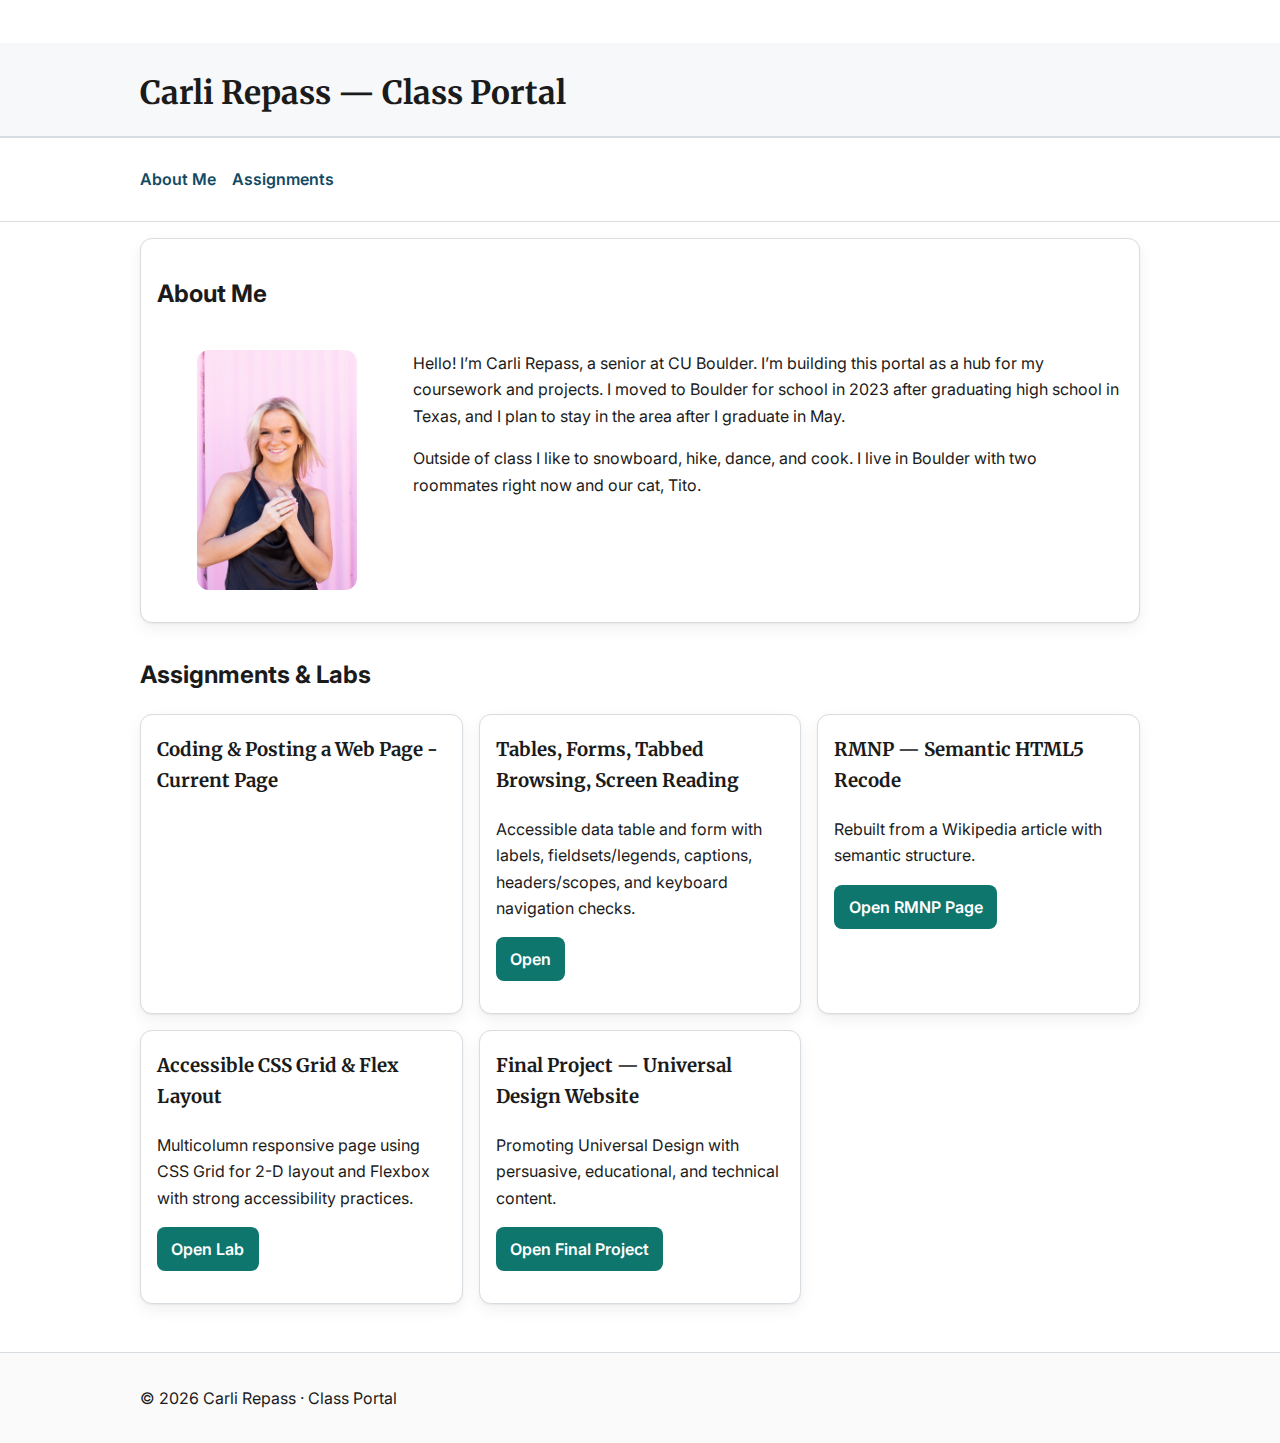
<file: index.html>
<!doctype html>
<html lang="en">
<head>
  <meta charset="utf-8" />
  <meta name="viewport" content="width=device-width, initial-scale=1" />
  <title>Carli Repass — Class Portal</title>
  <link rel="preconnect" href="https://fonts.googleapis.com">
  <link rel="preconnect" href="https://fonts.gstatic.com" crossorigin>
  <link href="https://fonts.googleapis.com/css2?family=Inter:wght@400;600&amp;family=Merriweather:wght@700&amp;display=swap" rel="stylesheet">

  <link rel="stylesheet" href="css/portal.css">
</head>
<body>
  <div class="skip-nav" role="navigation" aria-label="Skip navigation">
    <ul>
      <li><a href="#main">Skip to main</a></li>
      <li><a href="#about">Skip to About Me</a></li>
      <li><a href="#assignments">Skip to Assignments</a></li>
    </ul>
  </div>

  <header role="banner" class="site-header">
    <div class="wrap">
      <h1>Carli Repass — Class Portal</h1>
    </div>
  </header>

  
  <nav aria-label="Primary navigation" class="site-nav">
    <h2 class="sr-only">Primary navigation</h2>
    <div class="wrap">
      <ul class="nav-list">
        <li><a href="#about">About Me</a></li>
        <li><a href="#assignments">Assignments</a></li>
      </ul>
    </div>
  </nav>

  <main id="main">
    <div class="wrap">
      <article id="about" aria-labelledby="about-heading" class="about card">
        <h2 id="about-heading">About Me</h2>

        <div class="about-grid">
          <figure class="avatar">
            <img 
            src="images/portal.jpg"
            width="480"
            height="480"
            alt="Portrait of Carli Repass smiling in front of a pink background."
            >
          <figcaption class="sr-only">Carli Repass</figcaption>
          </figure>

          <div class="about-text">
            <p>Hello! I’m Carli Repass, a senior at CU Boulder. I’m building this portal as a hub for my coursework and projects. I moved to Boulder for school in 2023 after graduating high school in Texas, and I plan to stay in the area after I graduate in May. 
            <p>Outside of class I like to snowboard, hike, dance, and cook. I live in Boulder with two roommates right now and our cat, Tito.</p>
          </div>
        </div>
      </article>

      <section id="assignments" aria-labelledby="assignments-heading" class="assignments">
        <h2 id="assignments-heading">Assignments & Labs</h2>
        <div class="cards">
          <article class="card" aria-labelledby="lab2-title">
            <h3 id="lab2-title">Coding & Posting a Web Page - Current Page</h3>
          </article>

          <article class="card" aria-labelledby="lab3-title">
            <h3 id="lab3-title">Tables, Forms, Tabbed Browsing, Screen Reading</h3>
            <p>Accessible data table and form with labels, fieldsets/legends, captions, headers/scopes, and keyboard navigation checks.</p>
            
            <p><a class="btn" href="accessibility-demo.html">Open</a></p>
          </article>

          <article class="card" aria-labelledby="rmnp-title">
            <h3 id="rmnp-title">RMNP — Semantic HTML5 Recode</h3>
            <p>Rebuilt from a Wikipedia article with semantic structure.</p>
            <p><a class="btn" href="rmnp.html">Open RMNP Page</a></p>
          </article>
        <article class="card" aria-labelledby="lab4-title">
            <h3 id="lab4-title"> Accessible CSS Grid & Flex Layout</h3>
            <p>Multicolumn responsive page using CSS Grid for 2-D layout and Flexbox with strong accessibility practices.</p>
            <p><a class="btn" href="accesible-css.html">Open Lab</a></p>
        </article>
        <article class="card" aria-labelledby="universal-title">
          <h3 id="universal-title">Final Project — Universal Design Website</h3>
          <p>Promoting Universal Design with persuasive, educational, and technical content.</p>
          <p><a class="btn" href="home.html">Open Final Project</a></p>
        </article>
        
  
          
        </div>
      </section>
    </div>
  </main>

  <footer role="contentinfo" class="site-footer">
    <div class="wrap">
      <p>© <span id="year"></span> Carli Repass · Class Portal</p>
    </div>
  </footer>

  <script>
   
    document.getElementById('year').textContent = new Date().getFullYear();
  </script>
</body>
</html>
</file>
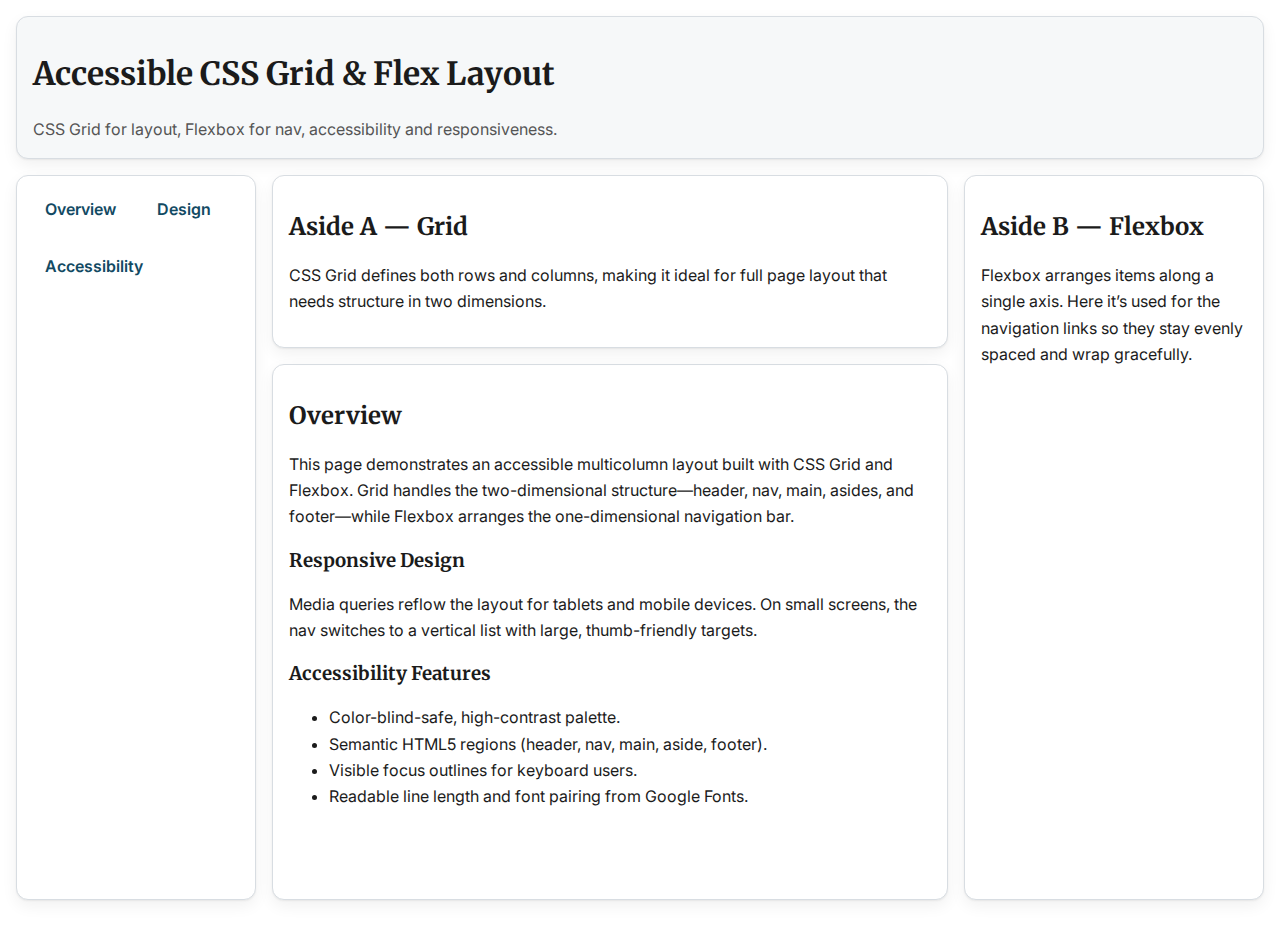
<file: accesible-css.html>
<!doctype html>
<html lang="en">
<head>
  <meta charset="utf-8" />
  <meta name="viewport" content="width=device-width, initial-scale=1" />
  <title>Accessible CSS Grid & Flex Layout</title>

  <link rel="preconnect" href="https://fonts.googleapis.com">
  <link rel="preconnect" href="https://fonts.gstatic.com" crossorigin>
  <link href="https://fonts.googleapis.com/css2?family=Inter:wght@400;600&amp;family=Merriweather:wght@700&amp;display=swap" rel="stylesheet">

  <link rel="stylesheet" href="css/accessible.css">
</head>
<body>
  <header class="site-header" role="banner">
    <h1>Accessible CSS Grid & Flex Layout</h1>
    <p class="tagline">CSS Grid for layout, Flexbox for nav, accessibility and responsiveness.</p>
  </header>

  <nav class="site-nav" aria-label="Primary navigation">
    <h2 class="sr-only">Primary navigation</h2>
    <ul class="nav-list">
      <li><a href="#overview">Overview</a></li>
      <li><a href="#design">Design</a></li>
      <li><a href="#accessibility">Accessibility</a></li>
    </ul>
  </nav>

  <main id="overview" class="site-main">
    <article aria-labelledby="main-title">
      <h2 id="main-title">Overview</h2>
      <p>This page demonstrates an accessible multicolumn layout built with CSS Grid and Flexbox. Grid handles the two-dimensional structure—header, nav, main, asides, and footer—while Flexbox arranges the one-dimensional navigation bar.</p>

      <h3 id="design">Responsive Design</h3>
      <p>Media queries reflow the layout for tablets and mobile devices. On small screens, the nav switches to a vertical list with large, thumb-friendly targets.</p>

      <h3 id="accessibility">Accessibility Features</h3>
      <ul>
        <li>Color-blind-safe, high-contrast palette.</li>
        <li>Semantic HTML5 regions (header, nav, main, aside, footer).</li>
        <li>Visible focus outlines for keyboard users.</li>
        <li>Readable line length and font pairing from Google Fonts.</li>
      </ul>

      </article>
  </main>

  <aside class="aside-left" aria-labelledby="aside-left-heading">
    <h2 id="aside-left-heading">Aside A — Grid</h2>
    <p>CSS Grid defines both rows and columns, making it ideal for full page layout that needs structure in two dimensions.</p>
  </aside>

  <aside class="aside-right" aria-labelledby="aside-right-heading">
    <h2 id="aside-right-heading">Aside B — Flexbox</h2>
    <p>Flexbox arranges items along a single axis. Here it’s used for the navigation links so they stay evenly spaced and wrap gracefully.</p>
  </aside>

  

  <!-- Screen-reader-only utility -->
  <style>
    .sr-only {
      border: 0;
      clip: rect(0,0,0,0);
      height: 1px;
      margin: -1px;
      overflow: hidden;
      padding: 0;
      position: absolute;
      white-space: nowrap;
      width: 1px;
    }
  </style>
  <script>
    document.getElementById("year").textContent = new Date().getFullYear();
  </script>
</body>
</html>
</file>
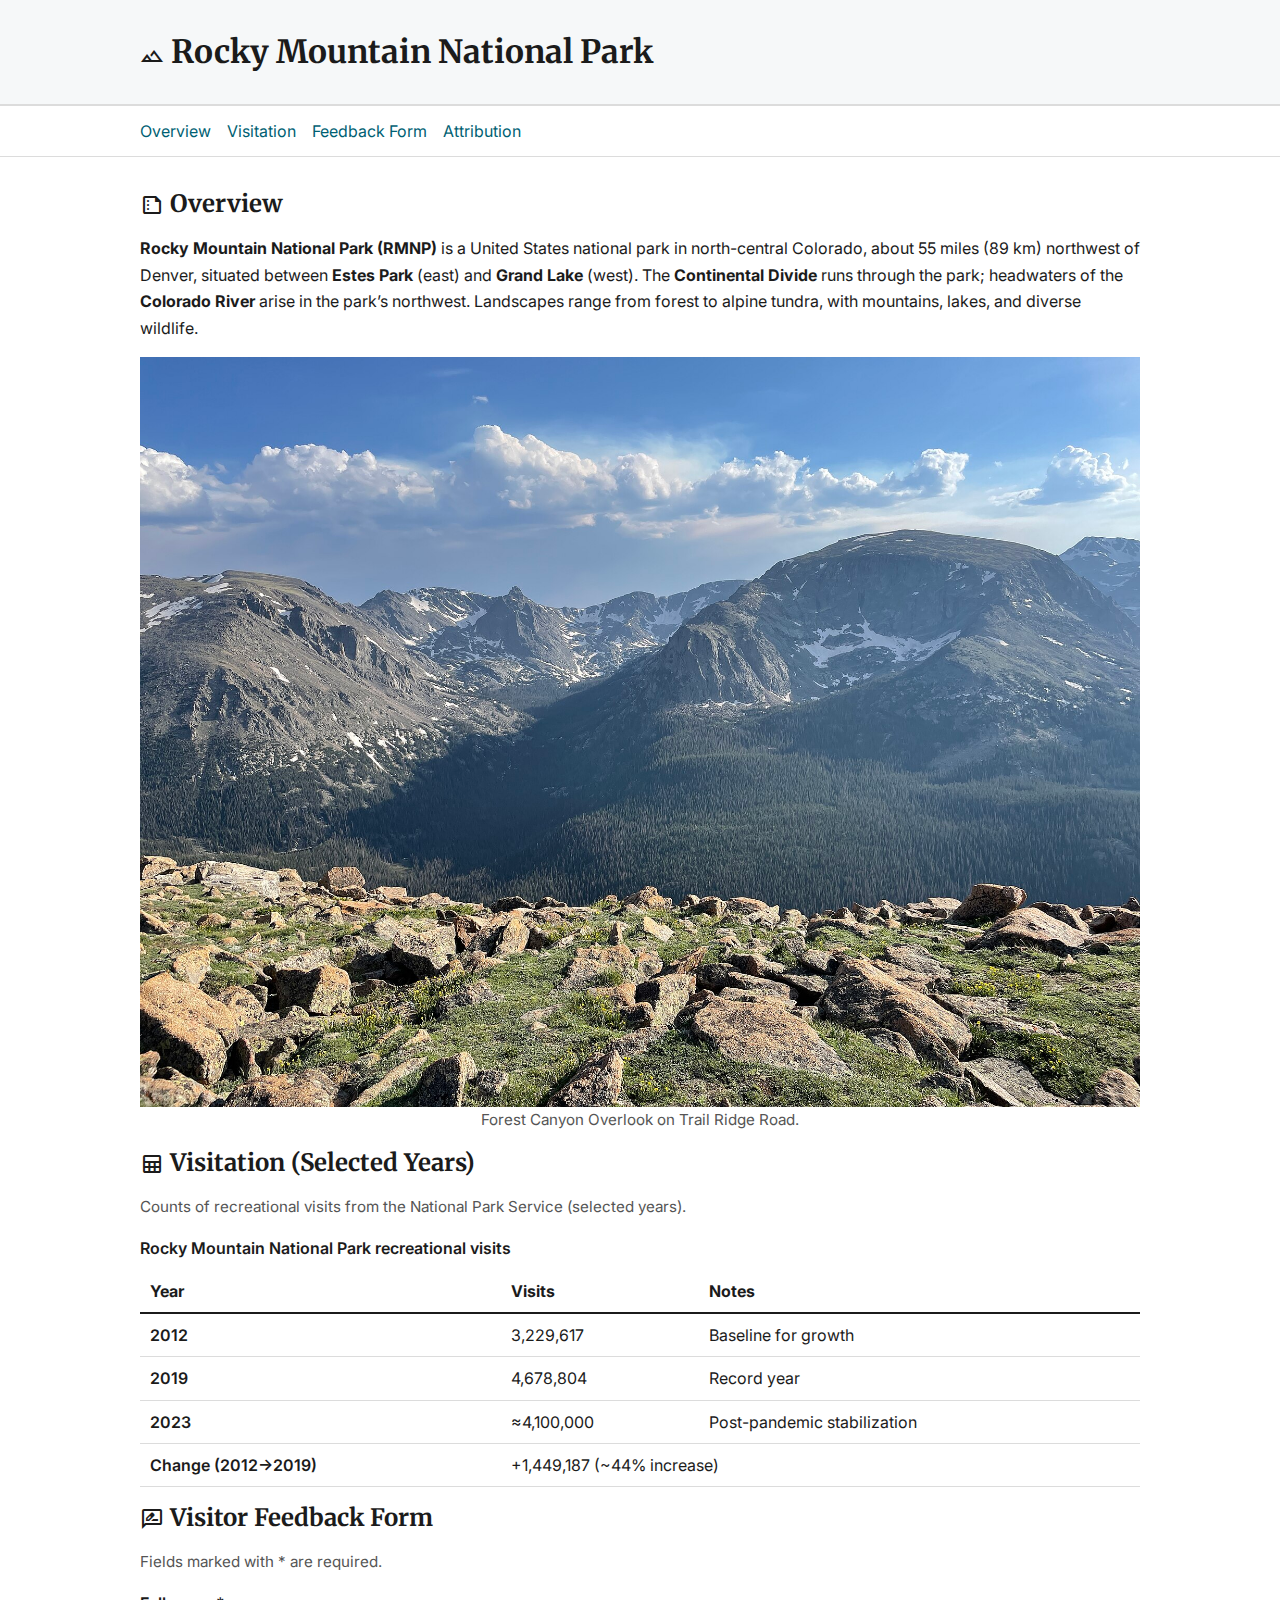
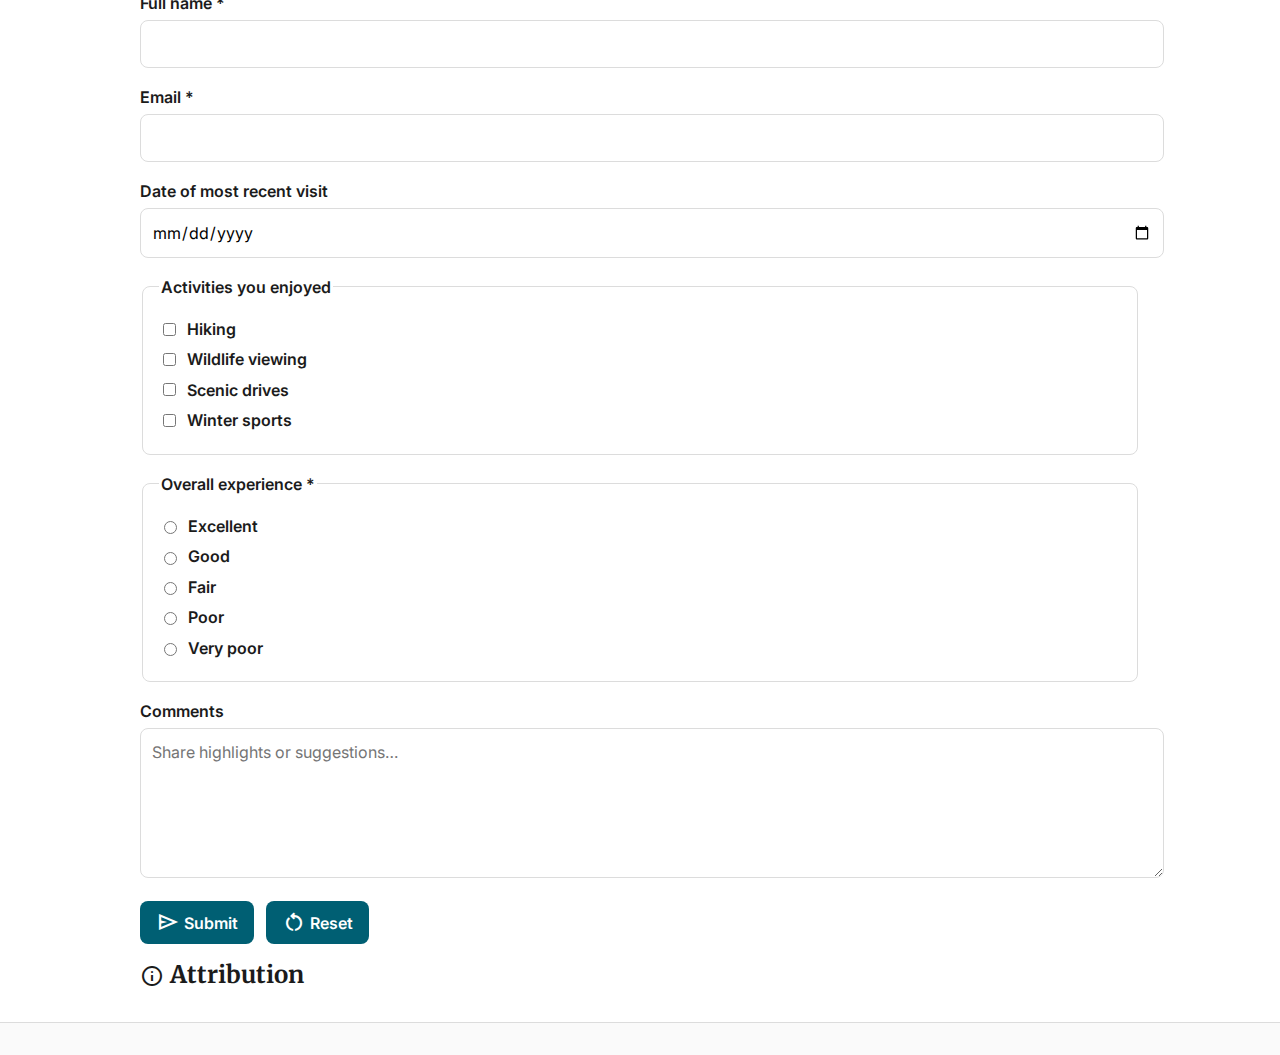
<file: accessibility-demo.html>
<!doctype html>
<html lang="en">
<head>
  <meta charset="utf-8" />
  <meta name="viewport" content="width=device-width, initial-scale=1" />
  <title>RMNP — Structure, Accessible Table & Form</title>

  <!-- Google Fonts: serif for headings, sans for body -->
  <link rel="preconnect" href="https://fonts.googleapis.com">
  <link rel="preconnect" href="https://fonts.gstatic.com" crossorigin>
  <link href="https://fonts.googleapis.com/css2?family=Inter:wght@400;600&amp;family=Merriweather:wght@700&amp;display=swap" rel="stylesheet">
  <!-- Google Material Symbols (icons hidden from screen readers) -->
  <link href="https://fonts.googleapis.com/css2?family=Material+Symbols+Outlined" rel="stylesheet" />

  <style>
    :root{
      --bg:#fff; --fg:#1b1b1b; --muted:#555;
      --link:#005f73; --link-hover:#0a9396; --line:#dcdcdc;
      --maxw:100ch;
    }
    html{scroll-behavior:smooth}
    body{margin:0; color:var(--fg); background:var(--bg); font:400 1rem/1.65 "Inter", system-ui, sans-serif}
    .wrap{max-width:var(--maxw); margin:0 auto; padding:1rem}
    h1,h2,h3{font-family:"Merriweather", Georgia, serif; line-height:1.25; margin:1rem 0}
    a{color:var(--link)} a:hover, a:focus{color:var(--link-hover)}

    /* Skip nav (now a neutral container so Outliner won’t list it) */
    .skip-nav{
      position:absolute; top:0; left:0; right:0; transform:translateY(-120%);
      background:#fff; border-bottom:1px solid var(--line); transition:transform .15s ease-in-out;
    }
    .skip-nav:focus-within{transform:translateY(0)}
    .skip-nav ul{margin:0; padding:.5rem 1rem; display:flex; gap:1rem; list-style:none; justify-content:center}
    .skip-nav a{text-decoration:none; border-bottom:2px solid transparent; padding-bottom:.1rem}
    .skip-nav a:hover,.skip-nav a:focus{border-color:var(--link-hover)}

    header{border-bottom:1px solid var(--line); background:#f6f8f9}

    /* Primary navigation (update selectors to match the new aria-label text) */
    nav[aria-label="Primary navigation"]{border-top:1px solid var(--line); border-bottom:1px solid var(--line); background:#fff}
    nav[aria-label="Primary navigation"] h2{
      border:0; clip:rect(0 0 0 0); height:1px; margin:-1px; overflow:hidden; padding:0; position:absolute; white-space:nowrap; width:1px;
    }
    nav[aria-label="Primary navigation"] ul{max-width:var(--maxw); margin:0 auto; padding:.75rem 1rem; list-style:none; display:flex; flex-wrap:wrap; gap:.75rem 1rem}
    nav[aria-label="Primary navigation"] a{text-decoration:none; border-bottom:2px solid transparent; padding-bottom:.15rem}
    nav[aria-label="Primary navigation"] a:hover,
    nav[aria-label="Primary navigation"] a:focus{border-color:var(--link-hover)}

    main .wrap{padding-top:1rem}
    figure{margin:1rem 0}
    img{max-width:100%; height:auto; display:block}
    figcaption{font-size:.95rem; color:var(--muted); text-align:center}

    /* Accessible data table */
    table{width:100%; border-collapse:collapse; margin:1rem 0}
    caption{font-weight:600; text-align:left; margin-bottom:.5rem}
    thead th{border-bottom:2px solid var(--fg)}
    th, td{padding:.5rem .6rem; text-align:left; border-bottom:1px solid var(--line)}
    th[scope="row"]{font-weight:600}

    /* Accessible form */
    form{display:grid; gap:1rem}
    fieldset{border:1px solid var(--line); border-radius:.5rem; padding:1rem}
    legend{font-weight:600}
    label{display:block; font-weight:600; margin-bottom:.25rem}
    .hint{color:var(--muted); font-size:.95rem}
    input[type="text"], input[type="email"], input[type="date"], select, textarea{
      width:100%; padding:.6rem .7rem; border:1px solid var(--line); border-radius:.5rem; font:inherit
    }
    textarea{min-height:8rem}
    .inline{display:flex; align-items:center; gap:.5rem}
    button{font:600 1rem/1 "Inter", sans-serif; background:var(--link); color:#fff; border:0; border-radius:.5rem; padding:.6rem 1rem; cursor:pointer}
    button:hover,button:focus{background:var(--link-hover)}
    .material-symbols-outlined{vertical-align:-.2em}

    footer{border-top:1px solid var(--line); background:#fafafa}
    footer p{margin:.5rem 0}

    /* Provided sr-only utility (clip method) */
    .sr-only{
      border:0; clip:rect(0,0,0,0); height:1px; margin:-1px; overflow:hidden; padding:0; position:absolute; white-space:nowrap; width:1px;
    }
    a:focus-visible{outline:3px solid var(--link-hover); outline-offset:2px}
  </style>
</head>
<body>
  <!-- Skip Navigation (neutral container so it’s not in the outline) -->
  <div class="skip-nav" role="navigation" aria-label="Skip navigation">
    <ul>
      <li><a href="#main">Skip to main</a></li>
      <li><a href="#visitation">Skip to table</a></li>
      <li><a href="#feedback">Skip to form</a></li>
    </ul>
  </div>

  <header role="banner">
    <div class="wrap">
      <h1>
        <span class="material-symbols-outlined" aria-hidden="true">terrain</span>
        Rocky Mountain National Park
      </h1>
      <p class="sr-only" id="site-desc">Semantic structure with lifted content, an accessible data table, and an accessible form.</p>
    </div>
  </header>

  <!-- Primary navigation with anchors (explicitly titled for the Outliner) -->
  <nav aria-label="Primary navigation">
    <h2 class="sr-only">Primary navigation</h2>
    <ul>
      <li><a href="#overview">Overview</a></li>
      <li><a href="#visitation">Visitation</a></li>
      <li><a href="#feedback">Feedback Form</a></li>
      <li><a href="#credits">Attribution</a></li>
    </ul>
  </nav>

  <main id="main">
    <div class="wrap">

      <article aria-labelledby="overview-heading">
        <h2 id="overview-heading">
          <span class="material-symbols-outlined" aria-hidden="true">summarize</span>
          Overview
        </h2>
        <p><strong>Rocky Mountain National Park (RMNP)</strong> is a United States national park in north-central Colorado, about 55 miles (89 km) northwest of Denver, situated between <strong>Estes Park</strong> (east) and <strong>Grand Lake</strong> (west). The <strong>Continental Divide</strong> runs through the park; headwaters of the <strong>Colorado River</strong> arise in the park’s northwest. Landscapes range from forest to alpine tundra, with mountains, lakes, and diverse wildlife.</p>

        <figure>
          <img src="images/rmnp1.jpg" alt="Forest Canyon Overlook on Trail Ridge Road with alpine peaks and deep valley.">
          <figcaption>Forest Canyon Overlook on Trail Ridge Road.</figcaption>
        </figure>
      </article>

      <section id="visitation" aria-labelledby="visitation-heading">
        <h2 id="visitation-heading">
          <span class="material-symbols-outlined" aria-hidden="true">table</span>
          Visitation (Selected Years)
        </h2>
        <p id="visitation-desc" class="hint">Counts of recreational visits from the National Park Service (selected years).</p>

        <table aria-describedby="visitation-desc">
          <caption>Rocky Mountain National Park recreational visits</caption>
          <thead>
            <tr>
              <th scope="col">Year</th>
              <th scope="col">Visits</th>
              <th scope="col">Notes</th>
            </tr>
          </thead>
          <tbody>
            <tr>
              <th scope="row">2012</th>
              <td>3,229,617</td>
              <td>Baseline for growth</td>
            </tr>
            <tr>
              <th scope="row">2019</th>
              <td>4,678,804</td>
              <td>Record year</td>
            </tr>
            <tr>
              <th scope="row">2023</th>
              <td>≈4,100,000</td>
              <td>Post-pandemic stabilization</td>
            </tr>
          </tbody>
          <tfoot>
            <tr>
              <th scope="row">Change (2012→2019)</th>
              <td colspan="2">+1,449,187 (~44% increase)</td>
            </tr>
          </tfoot>
        </table>
      </section>

      <section id="feedback" aria-labelledby="feedback-heading">
        <h2 id="feedback-heading">
          <span class="material-symbols-outlined" aria-hidden="true">rate_review</span>
          Visitor Feedback Form
        </h2>
        <p class="hint" id="form-hint">Fields marked with <span aria-hidden="true">*</span> are required.</p>

        <form action="#" method="post" aria-describedby="form-hint">
          <div>
            <label for="name">Full name <span aria-hidden="true">*</span></label>
            <input id="name" name="name" type="text" autocomplete="name" required>
          </div>

          <div>
            <label for="email">Email <span aria-hidden="true">*</span></label>
            <input id="email" name="email" type="email" autocomplete="email" required>
          </div>

          <div>
            <label for="visit-date">Date of most recent visit</label>
            <input id="visit-date" name="visit-date" type="date">
          </div>

          <fieldset>
            <legend>Activities you enjoyed</legend>
            <label class="inline"><input type="checkbox" name="activities" value="hiking"> Hiking</label>
            <label class="inline"><input type="checkbox" name="activities" value="wildlife"> Wildlife viewing</label>
            <label class="inline"><input type="checkbox" name="activities" value="scenic"> Scenic drives</label>
            <label class="inline"><input type="checkbox" name="activities" value="winter"> Winter sports</label>
          </fieldset>

          <fieldset>
            <legend>Overall experience <span aria-hidden="true">*</span></legend>
            <label class="inline"><input type="radio" name="rating" value="5" required> Excellent</label>
            <label class="inline"><input type="radio" name="rating" value="4"> Good</label>
            <label class="inline"><input type="radio" name="rating" value="3"> Fair</label>
            <label class="inline"><input type="radio" name="rating" value="2"> Poor</label>
            <label class="inline"><input type="radio" name="rating" value="1"> Very poor</label>
          </fieldset>

          <div>
            <label for="comments">Comments</label>
            <textarea id="comments" name="comments" placeholder="Share highlights or suggestions…"></textarea>
          </div>


          <div class="inline" style="gap:.75rem">
            <button type="submit"><span class="material-symbols-outlined" aria-hidden="true">send</span> Submit</button>
            <button type="reset"><span class="material-symbols-outlined" aria-hidden="true">restart_alt</span> Reset</button>
          </div>
        </form>
      </section>

      <section id="credits" aria-labelledby="credits-heading">
        <h2 id="credits-heading">
          <span class="material-symbols-outlined" aria-hidden="true">info</span>
          Attribution
        </h2>
      </section>

    </div>
  </main>

  <footer role="contentinfo">
    <div class="wrap">
      <p class="sr-only">End of page content.</p>
    </div>
  </footer>
</body>
</html>
</file>
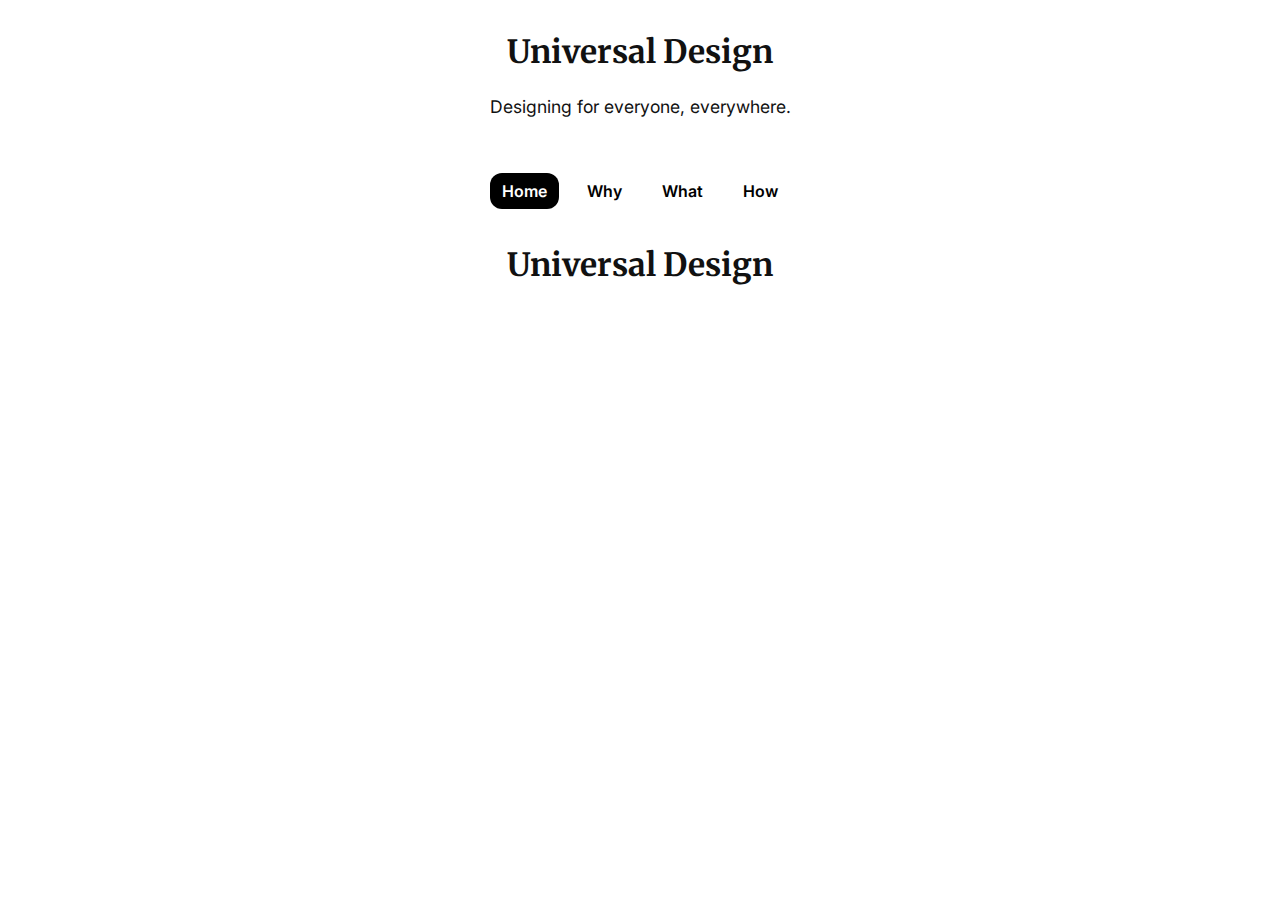
<file: home.html>
<!doctype html>
<html lang="en">
<head>
  <meta charset="utf-8" />
  <meta name="viewport" content="width=device-width, initial-scale=1" />
  <title>Universal Design — Carli Repass</title>

  <!-- Google Fonts -->
  <link rel="preconnect" href="https://fonts.googleapis.com">
  <link rel="preconnect" href="https://fonts.gstatic.com" crossorigin>
  <link href="https://fonts.googleapis.com/css2?family=Inter:wght@400;600&family=Merriweather:wght@700&display=swap" rel="stylesheet">

  <!-- Styles -->
  <link rel="stylesheet" href="css/ud-theme.css">
  <link rel="stylesheet" href="css/ud-layout.css">
</head>

<body>
  <a href="#main" class="skip-link">Skip to main content</a>

  <header class="site-header">
    <h1>Universal Design</h1>
    <p class="tagline">Designing for everyone, everywhere.</p>
  </header>

  <nav class="primary-nav" aria-label="Main navigation">
    <ul>
      <li><a href="home.html" aria-current="page">Home</a></li>
      <li><a href="why.html">Why</a></li>
      <li><a href="what.html">What</a></li>
      <li><a href="how.html">How</a></li>
    </ul>
  </nav>

  <main id="main">
    <section class="hero">
      <h2 class="hero-title">Universal Design</h2>
    </section>
  </main>


  <script>
    document.getElementById('year').textContent = new Date().getFullYear();
  </script>
</body>
</html>
</file>
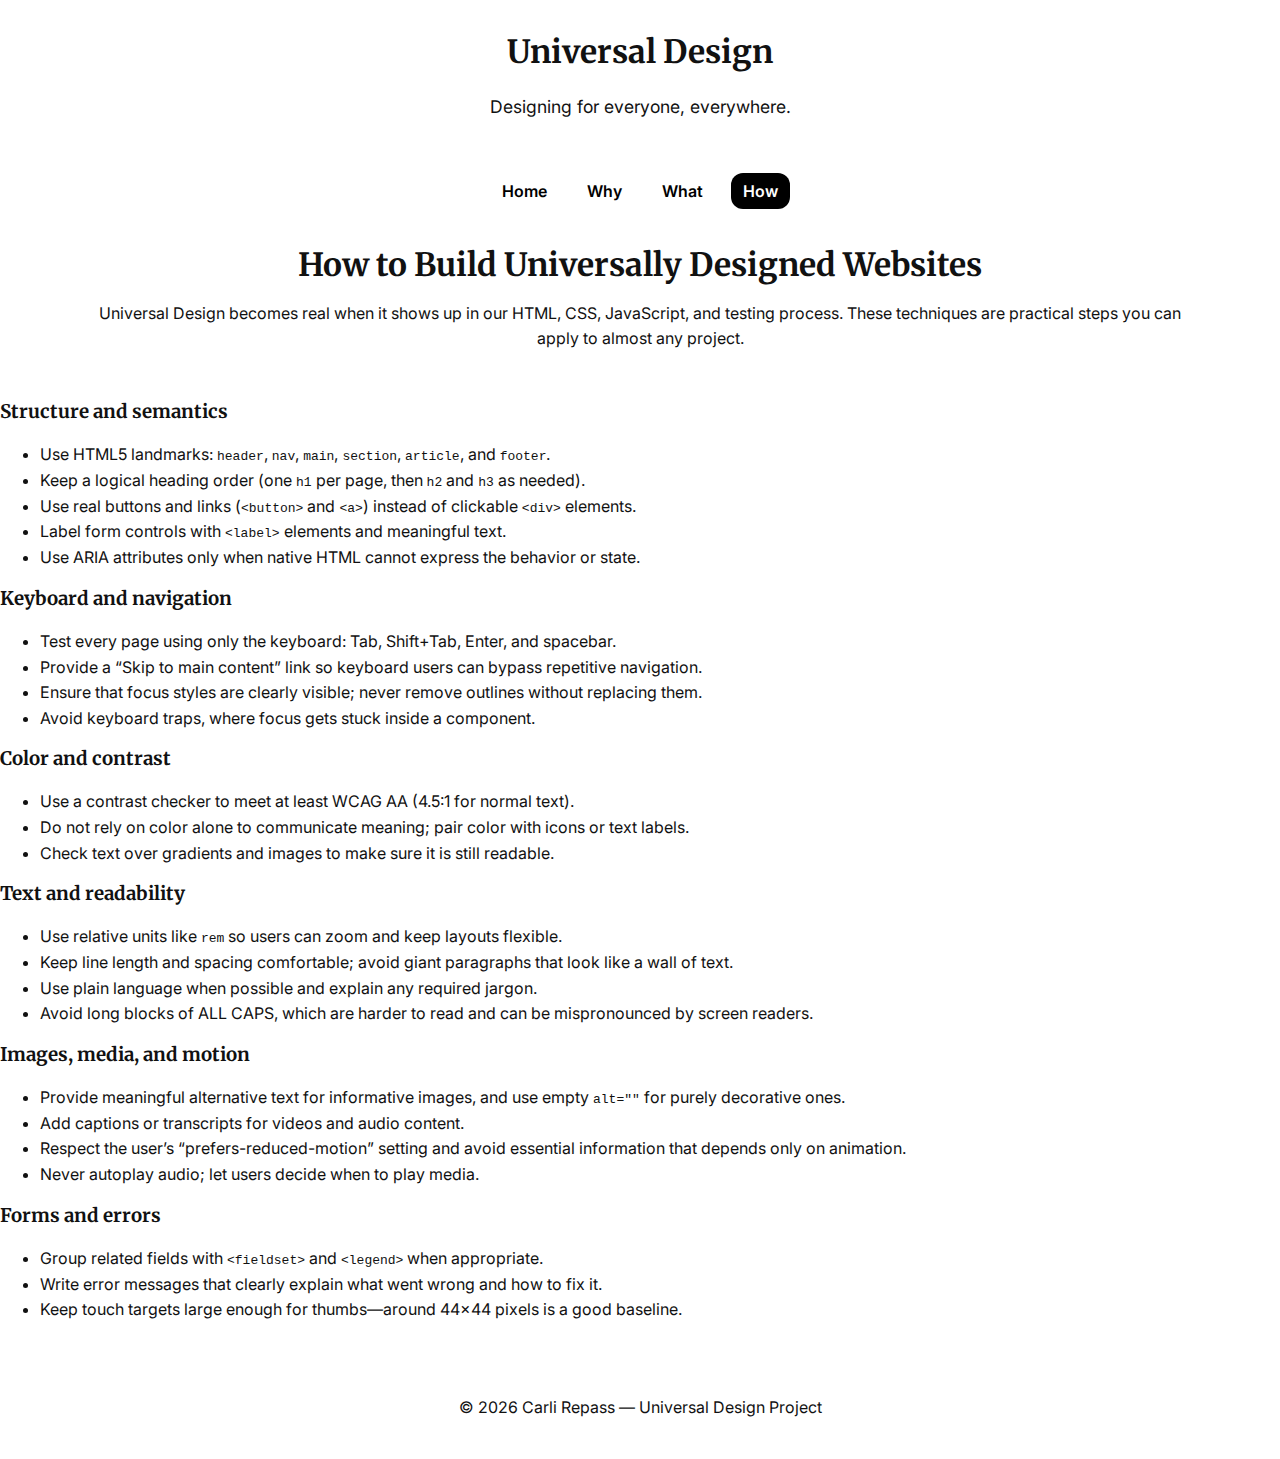
<file: how.html>
<!doctype html>
<html lang="en">
<head>
  <meta charset="utf-8" />
  <meta name="viewport" content="width=device-width, initial-scale=1" />
  <title>How to Build for Universal Design — Carli Repass</title>

  <link rel="preconnect" href="https://fonts.googleapis.com">
  <link rel="preconnect" href="https://fonts.gstatic.com" crossorigin>
  <link href="https://fonts.googleapis.com/css2?family=Inter:wght@400;600&amp;family=Merriweather:wght@700&amp;display=swap" rel="stylesheet">

  <link rel="stylesheet" href="css/ud-theme.css">
  <link rel="stylesheet" href="css/ud-layout.css">
</head>

<body>
  <a href="#main" class="skip-link">Skip to main content</a>

  <header class="site-header">
    <h1>Universal Design</h1>
    <p class="tagline">Designing for everyone, everywhere.</p>
  </header>

  <nav class="primary-nav" aria-label="Main navigation">
    <h2 class="sr-only">Main navigation</h2>
    <ul>
      <li><a href="home.html">Home</a></li>
      <li><a href="why.html">Why</a></li>
      <li><a href="what.html">What</a></li>
      <li><a href="how.html" aria-current="page">How</a></li>
    </ul>
  </nav>

  <main id="main">
    <section class="hero">
      <h2 class="hero-title">How to Build Universally Designed Websites</h2>
      <p class="hero-text">
        Universal Design becomes real when it shows up in our HTML, CSS, JavaScript,
        and testing process. These techniques are practical steps you can apply to
        almost any project.
      </p>
    </section>

    <section class="content" aria-labelledby="how-content-heading">
      <h2 id="how-content-heading" class="sr-only">
        Techniques for Universal Design on the web
      </h2>

      <article class="content-section">
        <h3>Structure and semantics</h3>
        <ul>
          <li>Use HTML5 landmarks: <code>header</code>, <code>nav</code>, <code>main</code>,
              <code>section</code>, <code>article</code>, and <code>footer</code>.</li>
          <li>Keep a logical heading order (one <code>h1</code> per page, then <code>h2</code> and <code>h3</code> as needed).</li>
          <li>Use real buttons and links (<code>&lt;button&gt;</code> and <code>&lt;a&gt;</code>) instead of clickable <code>&lt;div&gt;</code> elements.</li>
          <li>Label form controls with <code>&lt;label&gt;</code> elements and meaningful text.</li>
          <li>Use ARIA attributes only when native HTML cannot express the behavior or state.</li>
        </ul>
      </article>

      <article class="content-section">
        <h3>Keyboard and navigation</h3>
        <ul>
          <li>Test every page using only the keyboard: Tab, Shift+Tab, Enter, and spacebar.</li>
          <li>Provide a “Skip to main content” link so keyboard users can bypass repetitive navigation.</li>
          <li>Ensure that focus styles are clearly visible; never remove outlines without replacing them.</li>
          <li>Avoid keyboard traps, where focus gets stuck inside a component.</li>
        </ul>
      </article>

      <article class="content-section">
        <h3>Color and contrast</h3>
        <ul>
          <li>Use a contrast checker to meet at least WCAG AA (4.5:1 for normal text).</li>
          <li>Do not rely on color alone to communicate meaning; pair color with icons or text labels.</li>
          <li>Check text over gradients and images to make sure it is still readable.</li>
        </ul>
      </article>

      <article class="content-section">
        <h3>Text and readability</h3>
        <ul>
          <li>Use relative units like <code>rem</code> so users can zoom and keep layouts flexible.</li>
          <li>Keep line length and spacing comfortable; avoid giant paragraphs that look like a wall of text.</li>
          <li>Use plain language when possible and explain any required jargon.</li>
          <li>Avoid long blocks of ALL CAPS, which are harder to read and can be mispronounced by screen readers.</li>
        </ul>
      </article>

      <article class="content-section">
        <h3>Images, media, and motion</h3>
        <ul>
          <li>Provide meaningful alternative text for informative images, and use empty <code>alt=""</code> for purely decorative ones.</li>
          <li>Add captions or transcripts for videos and audio content.</li>
          <li>Respect the user’s “prefers-reduced-motion” setting and avoid essential information that depends only on animation.</li>
          <li>Never autoplay audio; let users decide when to play media.</li>
        </ul>
      </article>

      <article class="content-section">
        <h3>Forms and errors</h3>
        <ul>
          <li>Group related fields with <code>&lt;fieldset&gt;</code> and <code>&lt;legend&gt;</code> when appropriate.</li>
          <li>Write error messages that clearly explain what went wrong and how to fix it.</li>
          <li>Keep touch targets large enough for thumbs—around 44×44 pixels is a good baseline.</li>
        </ul>
      </article>
    </section>
  </main>

  <footer class="site-footer">
    <p>© <span id="year"></span> Carli Repass — Universal Design Project</p>
  </footer>

  <script>
    document.getElementById('year').textContent = new Date().getFullYear();
  </script>
</body>
</html>
</file>
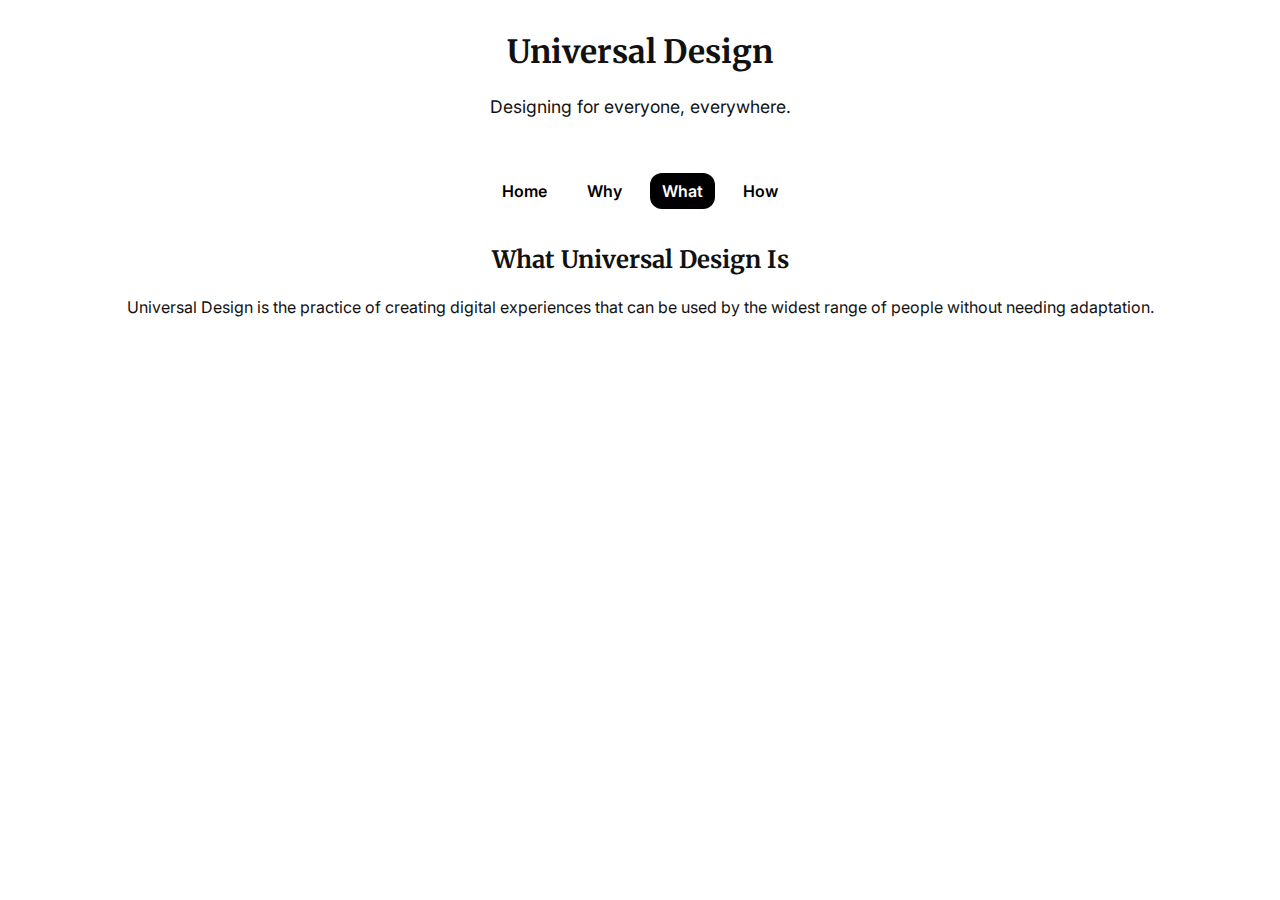
<file: what.html>
<!doctype html>
<html lang="en">
<head>
  <meta charset="utf-8" />
  <meta name="viewport" content="width=device-width, initial-scale=1" />
  <title>What Is Universal Design — Carli Repass</title>

  <link rel="preconnect" href="https://fonts.googleapis.com">
  <link rel="preconnect" href="https://fonts.gstatic.com" crossorigin>
  <link href="https://fonts.googleapis.com/css2?family=Inter:wght@400;600&family=Merriweather:wght@700&display=swap" rel="stylesheet">

  <link rel="stylesheet" href="css/ud-theme.css">
  <link rel="stylesheet" href="css/ud-layout.css">
</head>

<body>
  <a href="#main" class="skip-link">Skip to main content</a>

  <header class="site-header">
    <h1>Universal Design</h1>
    <p class="tagline">Designing for everyone, everywhere.</p>
  </header>

  <nav class="primary-nav" aria-label="Main navigation">
    <ul>
      <li><a href="home.html">Home</a></li>
      <li><a href="why.html">Why</a></li>
      <li><a href="what.html" aria-current="page">What</a></li>
      <li><a href="how.html">How</a></li>
    </ul>
  </nav>

  <main id="main">
    <section class="hero">
      <h2 class="heniversal-ro-title">What Universal Design Is</h2>
      <p class="hero-text">
        Universal Design is the practice of creating digital experiences that can be used by the widest range of people without needing adaptation.
      </p>
    </section>
  </main>


  <script>
    document.getElementById('year').textContent = new Date().getFullYear();
  </script>
</body>
</html>
</file>
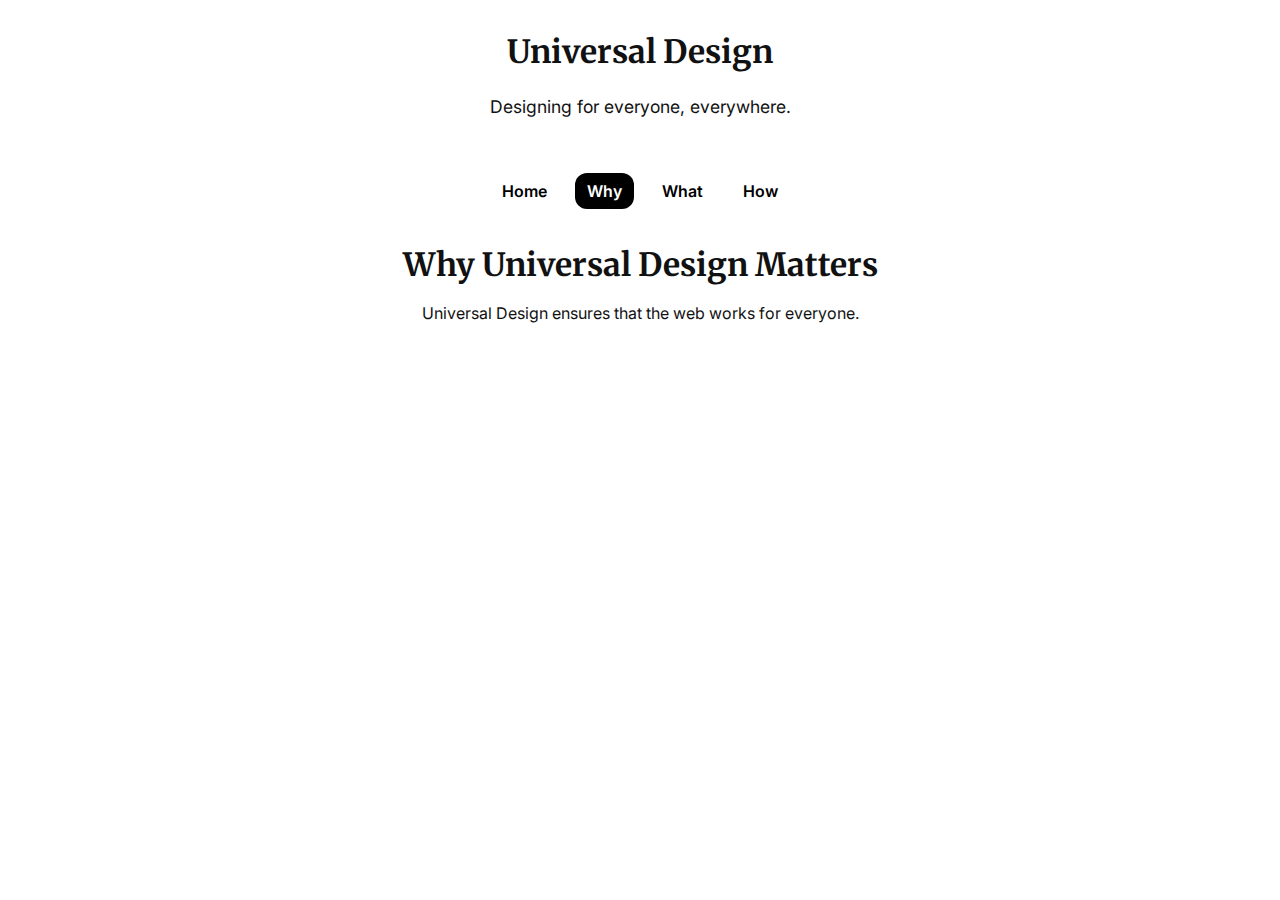
<file: why.html>
<!doctype html>
<html lang="en">
<head>
  <meta charset="utf-8" />
  <meta name="viewport" content="width=device-width, initial-scale=1" />
  <title>Why Universal Design — Carli Repass</title>

  <link rel="preconnect" href="https://fonts.googleapis.com">
  <link rel="preconnect" href="https://fonts.gstatic.com" crossorigin>
  <link href="https://fonts.googleapis.com/css2?family=Inter:wght@400;600&family=Merriweather:wght@700&display=swap" rel="stylesheet">

  <link rel="stylesheet" href="css/ud-theme.css">
  <link rel="stylesheet" href="css/ud-layout.css">
</head>

<body>
  <a href="#main" class="skip-link">Skip to main content</a>

  <header class="site-header">
    <h1>Universal Design</h1>
    <p class="tagline">Designing for everyone, everywhere.</p>
  </header>

  <nav class="primary-nav" aria-label="Main navigation">
    <ul>
      <li><a href="home.html">Home</a></li>
      <li><a href="why.html" aria-current="page">Why</a></li>
      <li><a href="what.html">What</a></li>
      <li><a href="how.html">How</a></li>
    </ul>
  </nav>

  <main id="main">
    <section class="hero">
      <h2 class="hero-title">Why Universal Design Matters</h2>
      <p class="hero-text">
        Universal Design ensures that the web works for everyone.
      </p>
    </section>
  </main>

  <script>
    document.getElementById('year').textContent = new Date().getFullYear();
  </script>
</body>
</html>
</file>
<file: css/portal.css>
:root{
    --bg: #ffffff;
    --fg: #1b1b1b;
    --muted: #555555;
    --line: #d8dde2;
    --link: #124a63;       
    --link-hover: #0a3447;  
    --accent: #0f766e;      
    --accent-hover: #0a4f4a;
  
    --wrap: 100ch;  
    --radius: 12px;
    --shadow: 0 1px 2px rgba(0,0,0,.06), 0 6px 16px rgba(0,0,0,.06);
  }
  
  html { scroll-behavior: smooth; }
  body {
    margin: 0;
    color: var(--fg);
    background: var(--bg);
    font: 400 1rem/1.65 "Inter", system-ui, -apple-system, Segoe UI, Roboto, Helvetica, Arial, sans-serif;
  }
  
  
  .skip-nav {
    position: sticky;
    top: 0;
    transform: translateY(-120%);
    background: #fff;
    border-bottom: 1px solid var(--line);
    transition: transform .15s ease-in-out;
    z-index: 999;
  }
  .skip-nav:focus-within { transform: translateY(0); }
  .skip-nav ul {
    margin: 0; padding: .5rem 1rem;
    list-style: none;
    display: flex; gap: 1rem; justify-content: center;
  }
  .skip-nav a {
    text-decoration: none;
    color: var(--link);
    border-bottom: 2px solid transparent;
    padding-bottom: .1rem;
  }
  .skip-nav a:hover, .skip-nav a:focus { border-color: var(--link-hover); }
  
  .wrap {
    max-width: var(--wrap);
    margin: 0 auto;
    padding: 1rem;
  }
  
 
  .site-header {
    border-bottom: 1px solid var(--line);
    background: #f6f8f9;
  }
  .site-header h1 {
    font-family: "Merriweather", Georgia, "Times New Roman", serif;
    margin: .5rem 0 0 0;
  }
  
 
  .site-nav {
    border-top: 1px solid var(--line);
    border-bottom: 1px solid var(--line);
    background: #fff;
  }
  .site-nav .nav-list {
    display: flex;
    flex-wrap: wrap;
    gap: .75rem 1rem;
    list-style: none;
    margin: 0; padding: .75rem 0;
  }
  .site-nav a {
    text-decoration: none;
    color: var(--link);
    border-bottom: 2px solid transparent;
    padding-bottom: .15rem;
    font-weight: 600;
  }
  .site-nav a:hover, .site-nav a:focus { border-color: var(--link-hover); }
  
 
  .card {
    background: #fff;
    border: 1px solid var(--line);
    border-radius: var(--radius);
    box-shadow: var(--shadow);
    padding: 1rem;
  }
  .about-grid {
    display: grid;
    grid-template-columns: 1fr;
    gap: 1rem;
  }
  .avatar img {
    width: 100%;
    height: auto;
    display: block;
    border-radius: var(--radius);
  }
  @media (min-width: 800px) {
    .about-grid { grid-template-columns: 240px 1fr; align-items: start; }
  }
  
  .assignments { margin-block: 2rem; }
  .assignments .cards {
    display: grid;
    gap: 1rem;
    grid-template-columns: 1fr;
  }
  @media (min-width: 700px) {
    .assignments .cards { grid-template-columns: repeat(2, 1fr); }
  }
  @media (min-width: 1060px) {
    .assignments .cards { grid-template-columns: repeat(3, 1fr); }
  }
  .card h3 {
    font-family: "Merriweather", Georgia, "Times New Roman", serif;
    margin-top: .25rem;
  }
  .btn {
    display: inline-block;
    text-decoration: none;
    font-weight: 600;
    background: var(--accent);
    color: #fff;
    padding: .55rem .9rem;
    border-radius: .5rem;
  }
  .btn:hover, .btn:focus {
    background: var(--accent-hover);
  }
  
  .site-footer {
    border-top: 1px solid var(--line);
    background: #fafafa;
  }
  
  .sr-only {
    border: 0;
    clip: rect(0,0,0,0);
    height: 1px;
    margin: -1px;
    overflow: hidden;
    padding: 0;
    position: absolute;
    white-space: nowrap;
    width: 1px;
  }
  
  a:focus-visible, button:focus-visible {
    outline: 3px solid var(--link-hover);
    outline-offset: 2px;
  }
</file>
<file: css/accessible.css>
:root{
    --bg:#ffffff;
    --fg:#1b1b1b;
    --muted:#555555;
    --line:#d8dde2;
  
    --brand:#124a63;
    --brand-dark:#0a3447;
    --accent:#0f766e; 
    --accent-dark:#0a4f4a;
  
    --wrap: 110ch;
    --radius: 12px;
    --shadow: 0 1px 2px rgba(0,0,0,.06), 0 6px 16px rgba(0,0,0,.06);
  }
  
 
  html{scroll-behavior:smooth}
  body{
    margin:0;
    color:var(--fg);
    background:var(--bg);
    font:400 1rem/1.65 "Inter", system-ui, -apple-system, Segoe UI, Roboto, Helvetica, Arial, sans-serif;
  }
  h1,h2,h3{font-family:"Merriweather", Georgia, "Times New Roman", serif; line-height:1.25}
  a{color:var(--brand); text-decoration:none}
  a:hover, a:focus{color:var(--brand-dark)}
  :focus-visible{outline:3px solid var(--brand-dark); outline-offset:2px}
  img{max-width:100%; height:auto; display:block}
  
  
  
  .page{}
  
  body{
    display:grid;
    min-height:100svh;
    grid-template-columns: 240px 1fr 300px;
    grid-template-rows: auto 1fr auto;
    grid-template-areas:
      "header header header"
      "nav    main   asideR"
      "footer footer footer";
    gap: 1rem;
    padding: 1rem;
  }
  
  
  .site-header{ grid-area: header; background:#f6f8f9; border:1px solid var(--line); border-radius:var(--radius); padding:1rem; box-shadow:var(--shadow) }
  .site-nav   { grid-area: nav;    background:#fff;     border:1px solid var(--line); border-radius:var(--radius); padding:.5rem 0; box-shadow:var(--shadow) }
  .site-main  { grid-area: main;   background:#fff;     border:1px solid var(--line); border-radius:var(--radius); padding:1rem; box-shadow:var(--shadow) }
  .aside-left {}
  .aside-right{ grid-area: asideR; background:#fff;     border:1px solid var(--line); border-radius:var(--radius); padding:1rem; box-shadow:var(--shadow) }
  .site-footer{ grid-area: footer; background:#fafafa;  border:1px solid var(--line); border-radius:var(--radius); padding:1rem; }

  .aside-left{
    background:#fff; border:1px solid var(--line); border-radius:var(--radius); padding:1rem; box-shadow:var(--shadow);
  }
  
  
  @media (min-width: 1024px){
    body{
      grid-template-rows: auto auto 1fr auto;
      grid-template-areas:
        "header header header"
        "nav    asideL asideR"
        "nav    main   asideR"
        "footer footer footer";
    }
    .aside-left{ grid-area: asideL; }
  }
  
  .nav-list{
    list-style:none;
    margin:0; padding:0 .75rem;
    display:flex;              
    gap:.5rem;
    flex-wrap:wrap;
  }
  .nav-list a{
    display:inline-block;
    padding:.6rem .9rem;
    border-radius:.6rem;
    font-weight:600;
    border:2px solid transparent;
  }
  .nav-list a:hover, .nav-list a:focus{
    background:#eef6f8;
    border-color:var(--brand);
  }
  

  .site-header .tagline{ margin:.25rem 0 0 0; color:var(--muted) }
  .site-main article{ max-width: 70ch }
  

  @media (max-width: 1023.98px){
    body{
      grid-template-columns: 1fr; 
      grid-template-rows: auto auto auto auto auto;
      grid-template-areas:
        "header"
        "nav"
        "main"
        "asideL"
        "asideR"
        "footer";
    }
    .aside-left { grid-area: asideL; }
    .aside-right{ grid-area: asideR; }
  }
  
  @media (max-width: 640px){
    .nav-list{
      flex-direction:column;  
      gap:.4rem;
      padding:.5rem;
    }
    .nav-list a{
      padding: .9rem 1rem;  
      border:1px solid var(--line);
      background:#fff;
    }
    .site-main, .aside-left, .aside-right, .site-header, .site-nav, .site-footer{
      padding: .9rem;
    }
  }
  
  @media (prefers-reduced-motion: reduce){
    *{animation:none !important; transition:none !important; scroll-behavior:auto !important}
  }
</file>
<file: css/ud-theme.css>
/* Visually hidden but accessible text */
.sr-only {
  position: absolute;
  width: 1px;
  height: 1px;
  padding: 0;
  margin: -1px;
  overflow: hidden;
  clip: rect(0, 0, 0, 0);
  white-space: nowrap;
  border: 0;
}


:root {
  /* existing stuff... */
  --font-body: "Inter", system-ui, sans-serif;
  --font-heading: "Merriweather", serif;

  /* Your chosen UD colors */
  --color-header-bg: #aebed5;   /* soft blue */
  --color-nav-bg: #d3d3d3;      /* light gray */
  --color-footer-bg: #f5f5f5;   /* light neutral */
  --color-text: #111111;
  --color-accent: #000000;      /* active tab background */
  --color-accent-contrast: #ffffff;

  --max-width: 70rem;
  --radius: 12px;
}

  
  /* Global Reset */
  * {
    box-sizing: border-box;
  }
  
  body {
    margin: 0;
    background: var(--color-bg);
    color: var(--color-text);
    line-height: 1.6;
    font-family: var(--font-body);
    padding: 0;
  }
  
  /* Link defaults */
  a {
    color: var(--color-accent);
    text-decoration: none;
  }
  
  a:hover,
  a:focus {
    text-decoration: underline;
  }
  
  /* Headings */
  h1, h2, h3 {
    font-family: var(--font-heading);
    margin-top: 0;
    line-height: 1.25;
  }
  
  /* Buttons */
  .cta-btn {
    display: inline-block;
    background: var(--color-accent);
    color: white;
    padding: 0.75rem 1.25rem;
    border-radius: var(--radius);
    font-weight: 600;
    text-align: center;
    margin-top: 1rem;
  }
  
  .cta-btn:hover,
  .cta-btn:focus {
    opacity: 0.9;
  }
  

  .learn-card {
    background: var(--color-blue);
    padding: 1.5rem;
    border-radius: var(--radius);
    box-shadow: 0 2px 4px rgba(0,0,0,0.08);
  }
  
  .learn-card:nth-child(2) {
    background: var(--color-lavender);
  }
  
  .learn-card:nth-child(3) {
    background: var(--color-mint);
  }
  
  .card-link {
    margin-top: 1rem;
    display: inline-block;
    font-weight: 600;
  }
  
  .skip-link {
    position: absolute;
    top: -100px;
    left: 0;
    background: var(--color-accent);
    color: white;
    padding: 0.5rem 1rem;
    z-index: 1000;
    border-radius: 0 0 var(--radius) var(--radius);
  }
  
  .skip-link:focus {
    top: 0;
  }
</file>
<file: css/ud-layout.css>
.site-header {
    text-align: center;
    padding: 2rem 1rem;
    background: var(--color-pink);
  }
  
  .tagline {
    margin-top: 0.5rem;
    font-size: 1.1rem;
  }
  
  .primary-nav {
    background: var(--color-lavender);
    padding: 0.5rem 1rem;
  }
  
  .primary-nav ul {
    list-style: none;
    display: flex;
    gap: 1rem;
    padding: 0;
    margin: 0;
    justify-content: center;
  }
  
  .primary-nav a {
    padding: 0.5rem 0.75rem;
    border-radius: var(--radius);
    font-weight: 600;
  }
  
  .primary-nav a[aria-current="page"] {
    background: var(--color-accent);
    color: white;
  }
  
  
  .hero {
    max-width: var(--max-width);
    margin: 0 auto;
    padding: 2rem 1rem;
    text-align: center;
  }
  
  .hero-title {
    font-size: 2rem;
    margin-bottom: 1rem;
  }
  
  
  .learn-section {
    max-width: var(--max-width);
    margin: 0 auto;
    padding: 2rem 1rem 4rem;
  }
  
  .learn-section h2 {
    text-align: center;
    margin-bottom: 2rem;
  }
  
  .learn-grid {
    display: grid;
    gap: 1.5rem;
  }
  
  @media (min-width: 50rem) {
    .learn-grid {
      grid-template-columns: repeat(3, 1fr);
    }
  }
  
  .site-footer {
    text-align: center;
    padding: 1.5rem 1rem;
    background: var(--color-yellow);
    margin-top: 2rem;
  }
</file>
